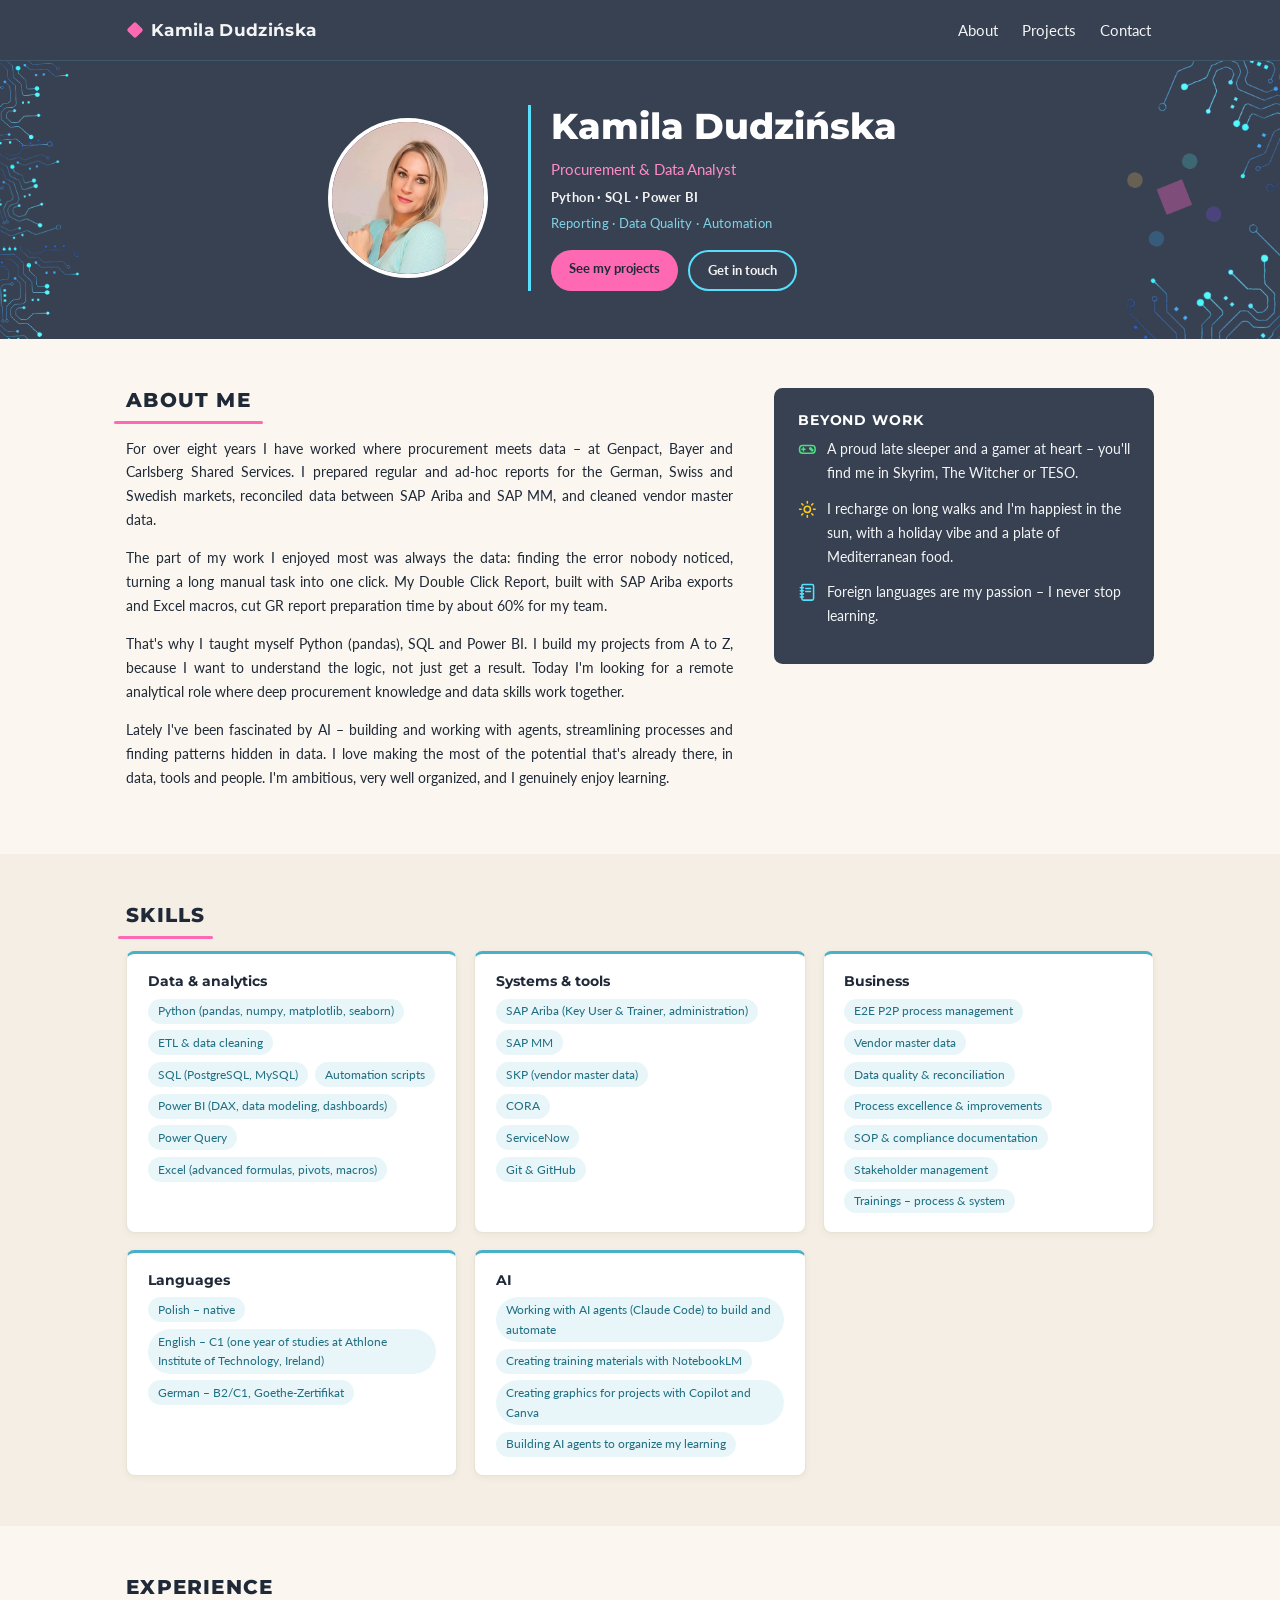
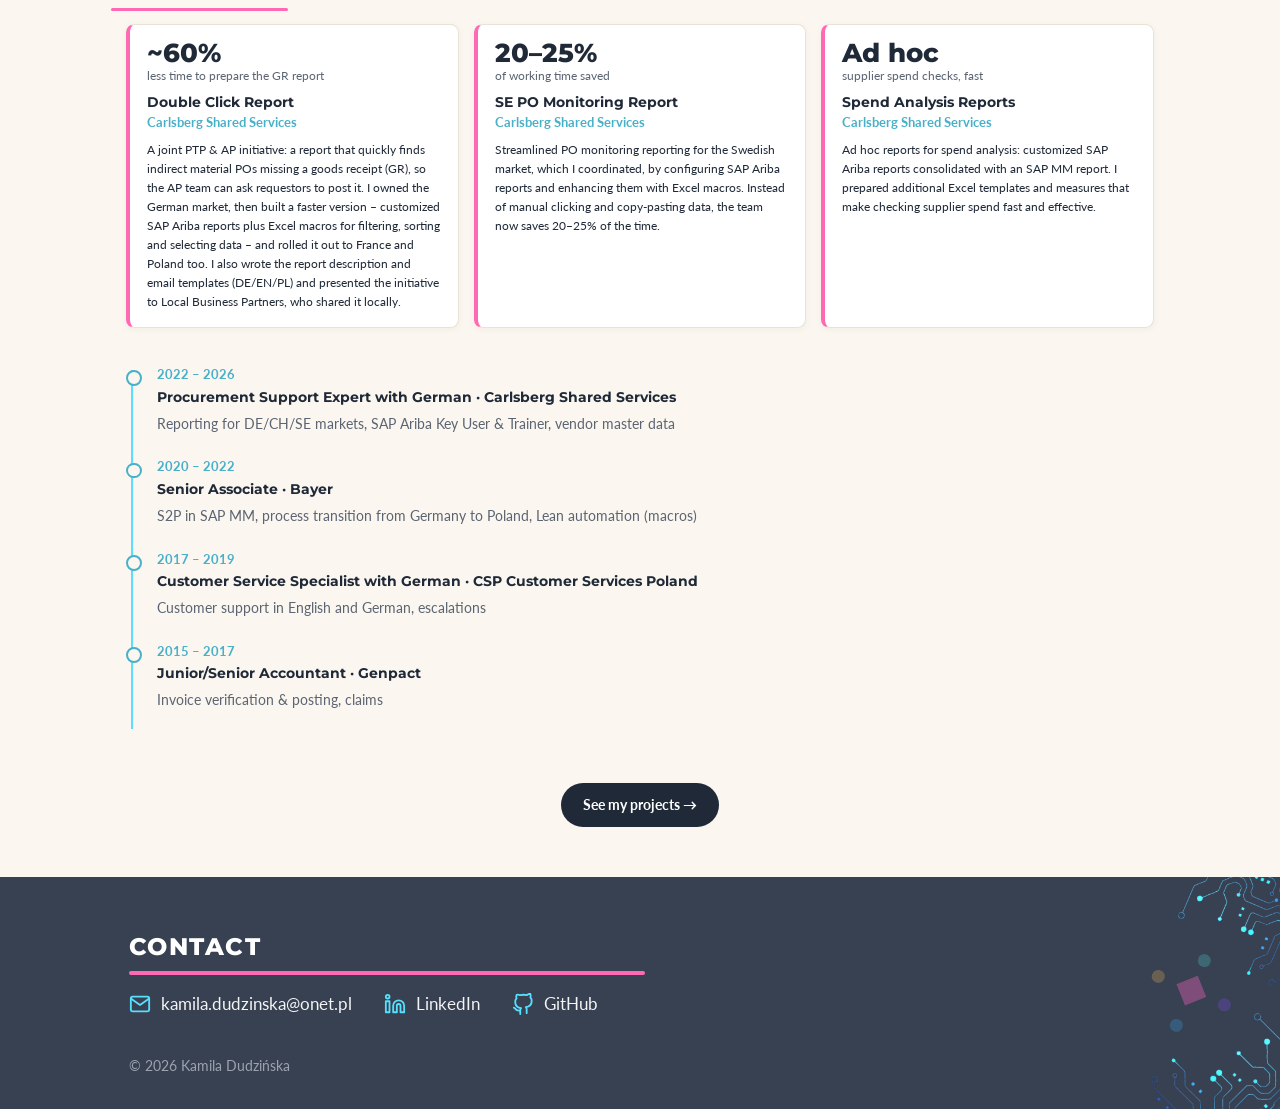
<file: index.html>
<!DOCTYPE html>
<html lang="en">
<head>
  <meta charset="UTF-8">
  <meta name="viewport" content="width=device-width, initial-scale=1">
  <title>Kamila Dudzińska – Procurement & Data Analyst</title>
  <meta name="description" content="Kamila Dudzińska – Procurement & Data Analyst. Python, SQL, Power BI and 8+ years in procurement (SAP Ariba, SAP MM).">
  <link rel="icon" href="img/favicon.svg" type="image/svg+xml">
  <link rel="preconnect" href="https://fonts.googleapis.com">
  <link rel="preconnect" href="https://fonts.gstatic.com" crossorigin>
  <link href="https://fonts.googleapis.com/css2?family=Lato:wght@400;700&family=Montserrat:wght@700;800&display=swap" rel="stylesheet">
  <link rel="stylesheet" href="css/style.css">
</head>
<body class="home">

  <!-- ===== Pasek nawigacji ===== -->
  <nav class="nav">
    <div class="container">
      <a class="nav-brand" href="index.html"><span class="diamond"></span><span class="full">Kamila Dudzińska</span></a>
      <ul class="nav-links">
        <li><a href="#about">About</a></li>
        <li><a href="projects.html">Projects</a></li>
        <li><a href="#contact">Contact</a></li>
      </ul>
    </div>
  </nav>

  <!-- ===== Hero – w stylu banera z LinkedIna ===== -->
  <header class="hero">
    <div class="container hero-inner">
      <!-- Zdjęcie: wystarczy wgrać plik img/zdjecie.jpg – inicjały KD znikną same -->
      <div class="photo" aria-hidden="true">
        KD
        <img src="img/zdjecie.jpg" alt="" onerror="this.remove()">
      </div>
      <div class="hero-text">
        <h1>Kamila Dudzińska</h1>
        <p class="hero-subtitle">Procurement &amp; Data Analyst</p>
        <p class="hero-tools">Python · SQL · Power BI</p>
        <!-- Trzecia linia – jak na banerze LinkedIn -->
        <p class="hero-focus">Reporting · Data Quality · Automation</p>
        <div class="hero-buttons">
          <a class="btn btn-primary" href="projects.html">See my projects</a>
          <a class="btn btn-outline" href="#contact">Get in touch</a>
        </div>
      </div>
    </div>
  </header>

  <main>

    <!-- ===== O mnie ===== -->
    <section id="about">
      <div class="container about-grid">
        <div class="about-text">
          <h2>About me</h2>

          <!-- O mnie – akapit 1 -->
          <p>For over eight years I have worked where procurement meets data – at Genpact, Bayer and Carlsberg Shared Services. I prepared regular and ad-hoc reports for the German, Swiss and Swedish markets, reconciled data between SAP Ariba and SAP MM, and cleaned vendor master data.</p>

          <!-- O mnie – akapit 2 -->
          <p>The part of my work I enjoyed most was always the data: finding the error nobody noticed, turning a long manual task into one click. My Double Click Report, built with SAP Ariba exports and Excel macros, cut GR report preparation time by about 60% for my team.</p>

          <!-- O mnie – akapit 3 -->
          <p>That's why I taught myself Python (pandas), SQL and Power BI. I build my projects from A to Z, because I want to understand the logic, not just get a result. Today I'm looking for a remote analytical role where deep procurement knowledge and data skills work together.</p>

          <!-- O mnie – akapit 4 -->
          <p>Lately I've been fascinated by AI – building and working with agents, streamlining processes and finding patterns hidden in data. I love making the most of the potential that's already there, in data, tools and people. I'm ambitious, very well organized, and I genuinely enjoy learning.</p>
        </div>

        <!-- O mnie – blok „Po godzinach” (ice breakers) -->
        <aside class="beyond">
          <h3>Beyond work</h3>
          <ul>
            <li>
              <svg class="icon-green" viewBox="0 0 24 24" fill="none" stroke-width="2" stroke-linecap="round" stroke-linejoin="round"><rect x="2" y="7" width="20" height="10" rx="4"/><path d="M7 10v4M5 12h4"/><circle cx="16" cy="11" r="1"/><circle cx="18" cy="13" r="1"/></svg>
              <span>A proud late sleeper and a gamer at heart – you'll find me in Skyrim, The Witcher or TESO.</span>
            </li>
            <li>
              <svg class="icon-yellow" viewBox="0 0 24 24" fill="none" stroke-width="2" stroke-linecap="round" stroke-linejoin="round"><circle cx="12" cy="12" r="4"/><path d="M12 2v2M12 20v2M4.9 4.9l1.4 1.4M17.7 17.7l1.4 1.4M2 12h2M20 12h2M4.9 19.1l1.4-1.4M17.7 6.3l1.4-1.4"/></svg>
              <span>I recharge on long walks and I'm happiest in the sun, with a holiday vibe and a plate of Mediterranean food.</span>
            </li>
            <li>
              <!-- ikonka zeszytu -->
              <svg viewBox="0 0 24 24" fill="none" stroke-width="2" stroke-linecap="round" stroke-linejoin="round"><rect x="5" y="2" width="15" height="20" rx="2"/><path d="M3 6h4M3 10h4M3 14h4M3 18h4M10 7h6M10 11h6"/></svg>
              <span>Foreign languages are my passion – I never stop learning.</span>
            </li>
          </ul>
        </aside>
      </div>
    </section>

    <!-- ===== Umiejętności ===== -->
    <section id="skills" class="section-alt">
      <div class="container">
        <h2>Skills</h2>
        <div class="skills-grid">

          <div class="skill-card">
            <h3>Data &amp; analytics</h3>
            <ul class="tags">
              <li class="tag">Python (pandas, numpy, matplotlib, seaborn)</li>
              <li class="tag">ETL &amp; data cleaning</li>
              <li class="tag">SQL (PostgreSQL, MySQL)</li>
              <li class="tag">Automation scripts</li>
              <li class="tag">Power BI (DAX, data modeling, dashboards)</li>
              <li class="tag">Power Query</li>
              <li class="tag">Excel (advanced formulas, pivots, macros)</li>
            </ul>
          </div>

          <div class="skill-card">
            <h3>Systems &amp; tools</h3>
            <!-- po jednym narzędziu w linii -->
            <ul class="tags tags-stack">
              <li class="tag">SAP Ariba (Key User &amp; Trainer, administration)</li>
              <li class="tag">SAP MM</li>
              <li class="tag">SKP (vendor master data)</li>
              <li class="tag">CORA</li>
              <li class="tag">ServiceNow</li>
              <li class="tag">Git &amp; GitHub</li>
            </ul>
          </div>

          <div class="skill-card">
            <h3>Business</h3>
            <ul class="tags">
              <li class="tag">E2E P2P process management</li>
              <li class="tag">Vendor master data</li>
              <li class="tag">Data quality &amp; reconciliation</li>
              <li class="tag">Process excellence &amp; improvements</li>
              <li class="tag">SOP &amp; compliance documentation</li>
              <li class="tag">Stakeholder management</li>
              <li class="tag">Trainings – process &amp; system</li>
            </ul>
          </div>

          <!-- Dolny rząd: Languages i AI -->
          <div class="skill-card">
            <h3>Languages</h3>
            <ul class="tags">
              <li class="tag">Polish – native</li>
              <li class="tag">English – C1 (one year of studies at Athlone Institute of Technology, Ireland)</li>
              <li class="tag">German – B2/C1, Goethe-Zertifikat</li>
            </ul>
          </div>

          <div class="skill-card">
            <h3>AI</h3>
            <ul class="tags">
              <li class="tag">Working with AI agents (Claude Code) to build and automate</li>
              <li class="tag">Creating training materials with NotebookLM</li>
              <li class="tag">Creating graphics for projects with Copilot and Canva</li>
              <li class="tag">Building AI agents to organize my learning</li>
            </ul>
          </div>

        </div>
      </div>
    </section>

    <!-- ===== Doświadczenie ===== -->
    <section id="experience">
      <div class="container">
        <h2>Experience</h2>

        <!-- Dwa wyróżnione osiągnięcia -->
        <div class="highlights">
          <article class="highlight">
            <div class="highlight-number">~60%</div>
            <div class="highlight-label">less time to prepare the GR report</div>
            <h3>Double Click Report</h3>
            <p class="company">Carlsberg Shared Services</p>
            <p>A joint PTP &amp; AP initiative: a report that quickly finds indirect material POs missing a goods receipt (GR), so the AP team can ask requestors to post it. I owned the German market, then built a faster version – customized SAP Ariba reports plus Excel macros for filtering, sorting and selecting data – and rolled it out to France and Poland too. I also wrote the report description and email templates (DE/EN/PL) and presented the initiative to Local Business Partners, who shared it locally.</p>
          </article>

          <article class="highlight">
            <div class="highlight-number">20–25%</div>
            <div class="highlight-label">of working time saved</div>
            <h3>SE PO Monitoring Report</h3>
            <p class="company">Carlsberg Shared Services</p>
            <p>Streamlined PO monitoring reporting for the Swedish market, which I coordinated, by configuring SAP Ariba reports and enhancing them with Excel macros. Instead of manual clicking and copy-pasting data, the team now saves 20–25% of the time.</p>
          </article>

          <!-- Osiągnięcie 3 -->
          <article class="highlight">
            <div class="highlight-number">Ad hoc</div>
            <div class="highlight-label">supplier spend checks, fast</div>
            <h3>Spend Analysis Reports</h3>
            <p class="company">Carlsberg Shared Services</p>
            <p>Ad hoc reports for spend analysis: customized SAP Ariba reports consolidated with an SAP MM report. I prepared additional Excel templates and measures that make checking supplier spend fast and effective.</p>
          </article>
        </div>

        <!-- Oś czasu stanowisk -->
        <ol class="timeline">
          <li>
            <div class="years">2022 – 2026</div>
            <div class="role">Procurement Support Expert with German · Carlsberg Shared Services</div>
            <p class="desc">Reporting for DE/CH/SE markets, SAP Ariba Key User &amp; Trainer, vendor master data</p>
          </li>
          <li>
            <div class="years">2020 – 2022</div>
            <div class="role">Senior Associate · Bayer</div>
            <p class="desc">S2P in SAP MM, process transition from Germany to Poland, Lean automation (macros)</p>
          </li>
          <li>
            <div class="years">2017 – 2019</div>
            <div class="role">Customer Service Specialist with German · CSP Customer Services Poland</div>
            <p class="desc">Customer support in English and German, escalations</p>
          </li>
          <li>
            <div class="years">2015 – 2017</div>
            <div class="role">Junior/Senior Accountant · Genpact</div>
            <p class="desc">Invoice verification &amp; posting, claims</p>
          </li>
        </ol>
      </div>
    </section>

    <!-- ===== Przycisk do projektów ===== -->
    <section class="cta">
      <div class="container">
        <a class="btn btn-dark" href="projects.html">See my projects →</a>
      </div>
    </section>

  </main>

  <!-- ===== Stopka / kontakt ===== -->
  <footer class="footer" id="contact">
    <div class="container">
      <div class="contact-wrap">
      <h2>Contact</h2>
      <ul class="contact-links">
        <li><a href="mailto:kamila.dudzinska@onet.pl">
          <svg viewBox="0 0 24 24" fill="none" stroke-width="2" stroke-linecap="round" stroke-linejoin="round"><rect x="2" y="4" width="20" height="16" rx="2"/><path d="m22 6-10 7L2 6"/></svg>
          kamila.dudzinska@onet.pl</a></li>
        <li><a href="https://www.linkedin.com/in/kamila-dudzi%C5%84ska-856bb31b8/" target="_blank" rel="noopener">
          <svg viewBox="0 0 24 24" fill="none" stroke-width="2" stroke-linecap="round" stroke-linejoin="round"><path d="M16 8a6 6 0 0 1 6 6v7h-4v-7a2 2 0 0 0-4 0v7h-4v-7a6 6 0 0 1 6-6z"/><rect x="2" y="9" width="4" height="12"/><circle cx="4" cy="4" r="2"/></svg>
          LinkedIn</a></li>
        <li><a href="https://github.com/kamila-dudzinska" target="_blank" rel="noopener">
          <svg viewBox="0 0 24 24" fill="none" stroke-width="2" stroke-linecap="round" stroke-linejoin="round"><path d="M9 19c-5 1.5-5-2.5-7-3m14 6v-3.9a3.4 3.4 0 0 0-.9-2.6c3.1-.4 6.4-1.5 6.4-7a5.4 5.4 0 0 0-1.5-3.8 5 5 0 0 0-.1-3.8s-1.2-.4-3.9 1.5a13.4 13.4 0 0 0-7 0C6.3 1.6 5.1 2 5.1 2a5 5 0 0 0-.1 3.8A5.4 5.4 0 0 0 3.5 9.6c0 5.4 3.3 6.6 6.4 7a3.4 3.4 0 0 0-.9 2.6V23"/></svg>
          GitHub</a></li>
      </ul>
      </div>
      <p class="copyright">© 2026 Kamila Dudzińska</p>
    </div>
  </footer>

</body>
</html>
</file>
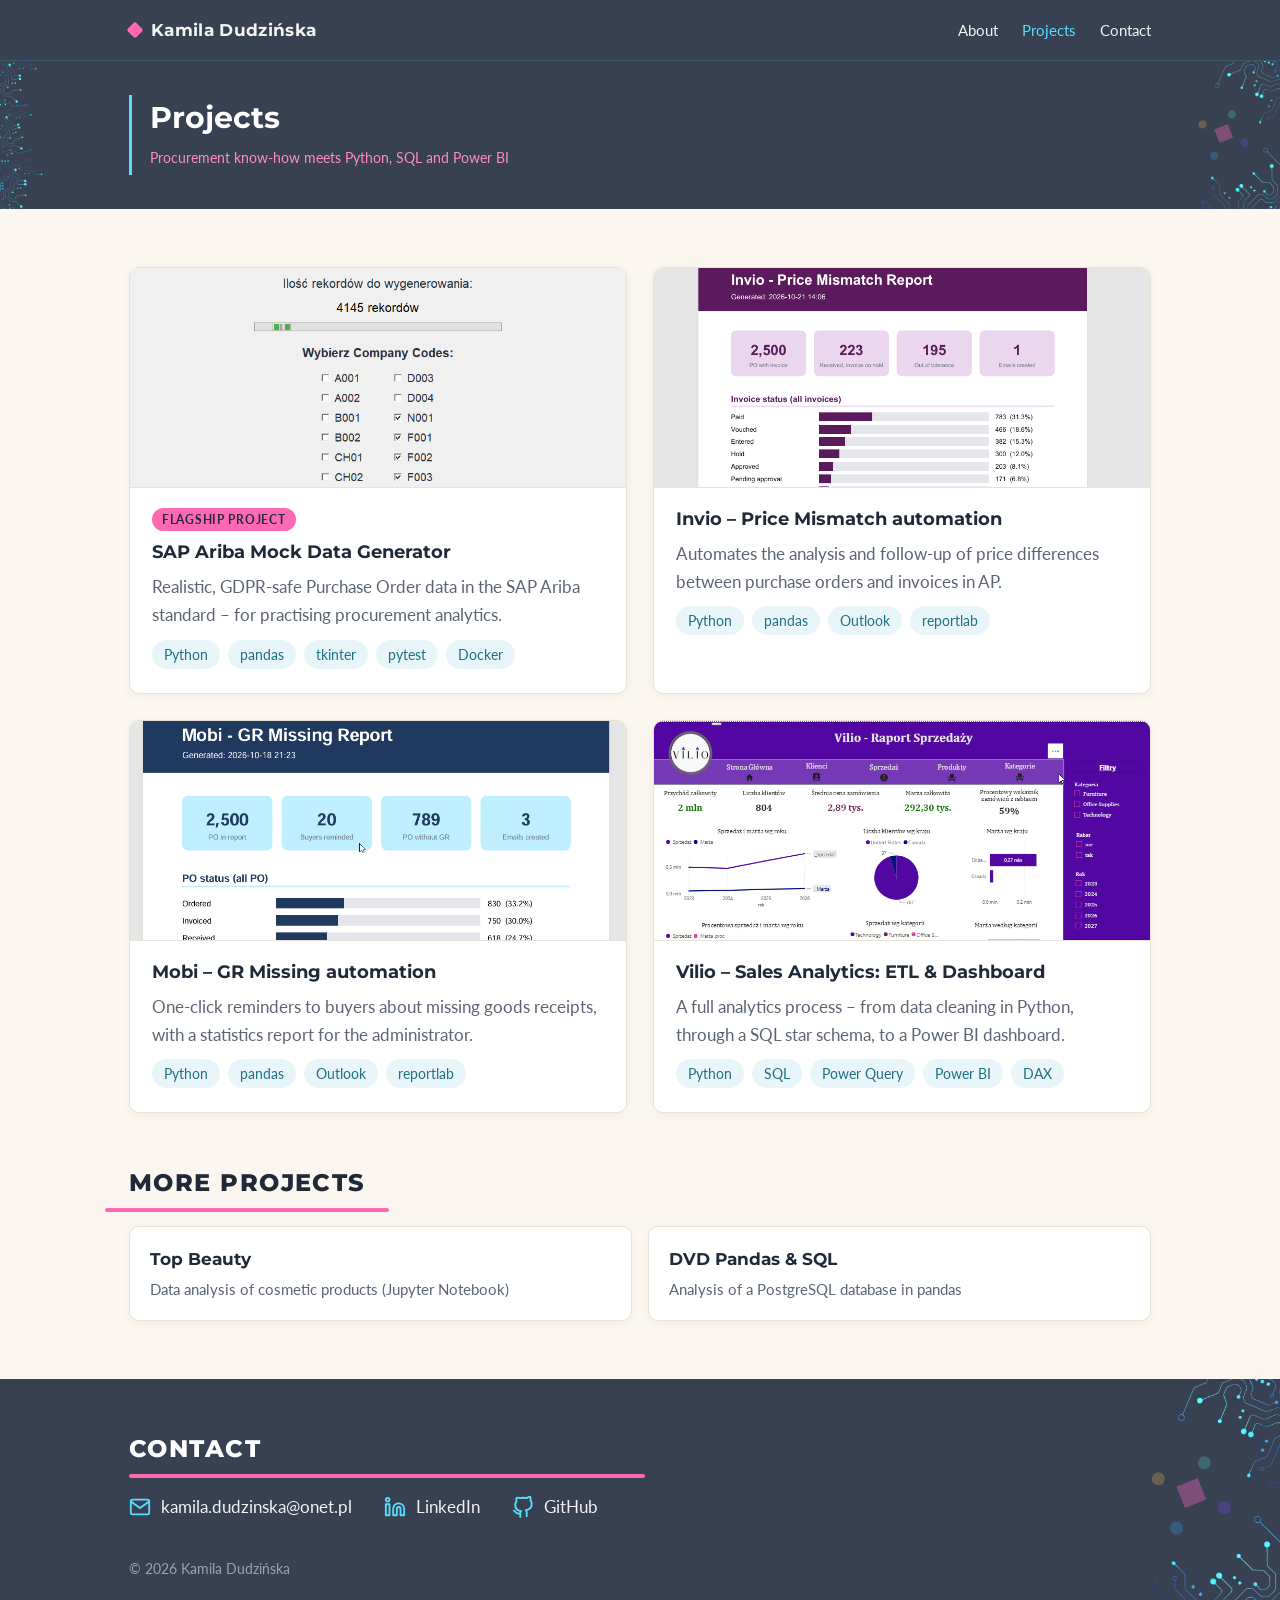
<file: projects.html>
<!DOCTYPE html>
<html lang="en">
<head>
  <meta charset="UTF-8">
  <meta name="viewport" content="width=device-width, initial-scale=1">
  <title>Projects – Kamila Dudzińska</title>
  <meta name="description" content="Data and automation projects by Kamila Dudzińska – Python, SQL, Power BI and SAP Ariba.">
  <link rel="icon" href="img/favicon.svg" type="image/svg+xml">
  <link rel="preconnect" href="https://fonts.googleapis.com">
  <link rel="preconnect" href="https://fonts.gstatic.com" crossorigin>
  <link href="https://fonts.googleapis.com/css2?family=Lato:wght@400;700&family=Montserrat:wght@700;800&display=swap" rel="stylesheet">
  <link rel="stylesheet" href="css/style.css">
</head>
<body>

  <!-- ===== Pasek nawigacji ===== -->
  <nav class="nav">
    <div class="container">
      <a class="nav-brand" href="index.html"><span class="diamond"></span><span class="full">Kamila Dudzińska</span></a>
      <ul class="nav-links">
        <li><a href="index.html#about">About</a></li>
        <li><a href="projects.html" aria-current="page">Projects</a></li>
        <li><a href="#contact">Contact</a></li>
      </ul>
    </div>
  </nav>

  <header class="page-header">
    <div class="container">
      <!-- Tytuł z błękitną linią po lewej -->
      <div class="page-title">
        <h1>Projects</h1>
        <p>Procurement know-how meets Python, SQL and Power BI</p>
      </div>
    </div>
  </header>

  <main>
    <section>
      <div class="container">
        <div class="project-grid">
        <!-- Projekt: SAP Ariba Mock Data Generator -->
        <a class="project-card" href="projects/sap-ariba-mock-data-generator.html">
          <img src="img/projects/sap-ariba/thumb.png" alt="" loading="lazy">
          <div class="body">
            <span class="badge">Flagship project</span>
            <h3>SAP Ariba Mock Data Generator</h3>
            <p>Realistic, GDPR-safe Purchase Order data in the SAP Ariba standard – for practising procurement analytics.</p>
            <ul class="tags"><li class="tag">Python</li><li class="tag">pandas</li><li class="tag">tkinter</li><li class="tag">pytest</li><li class="tag">Docker</li></ul>
          </div>
        </a>
        <!-- Projekt: Invio – Price Mismatch automation -->
        <a class="project-card" href="projects/invio.html">
          <img src="img/projects/invio/report_invio.png" alt="" loading="lazy">
          <div class="body">
            <h3>Invio – Price Mismatch automation</h3>
            <p>Automates the analysis and follow-up of price differences between purchase orders and invoices in AP.</p>
            <ul class="tags"><li class="tag">Python</li><li class="tag">pandas</li><li class="tag">Outlook</li><li class="tag">reportlab</li></ul>
          </div>
        </a>
        <!-- Projekt: Mobi – GR Missing automation -->
        <a class="project-card" href="projects/mobi.html">
          <img src="img/projects/mobi/report_admin.png" alt="" loading="lazy">
          <div class="body">
            <h3>Mobi – GR Missing automation</h3>
            <p>One-click reminders to buyers about missing goods receipts, with a statistics report for the administrator.</p>
            <ul class="tags"><li class="tag">Python</li><li class="tag">pandas</li><li class="tag">Outlook</li><li class="tag">reportlab</li></ul>
          </div>
        </a>
        <!-- Projekt: Vilio – Sales Analytics: ETL & Dashboard -->
        <a class="project-card" href="projects/vilio.html">
          <img src="img/projects/vilio/main_page.png" alt="" loading="lazy">
          <div class="body">
            <h3>Vilio – Sales Analytics: ETL &amp; Dashboard</h3>
            <p>A full analytics process – from data cleaning in Python, through a SQL star schema, to a Power BI dashboard.</p>
            <ul class="tags"><li class="tag">Python</li><li class="tag">SQL</li><li class="tag">Power Query</li><li class="tag">Power BI</li><li class="tag">DAX</li></ul>
          </div>
        </a>
        </div>

        <!-- Inne projekty – same kafelki z linkiem do GitHuba -->
        <div class="more-projects">
          <h2>More projects</h2>
          <div class="small-grid">
            <a class="small-card" href="https://github.com/kamila-dudzinska/Top_Beauty" target="_blank" rel="noopener">
              <strong>Top Beauty</strong>
              <p>Data analysis of cosmetic products (Jupyter Notebook)</p>
            </a>
            <a class="small-card" href="https://github.com/kamila-dudzinska/DVD_Pandas_-_SQL" target="_blank" rel="noopener">
              <strong>DVD Pandas &amp; SQL</strong>
              <p>Analysis of a PostgreSQL database in pandas</p>
            </a>
          </div>
        </div>
      </div>
    </section>
  </main>


  <!-- ===== Stopka / kontakt ===== -->
  <footer class="footer" id="contact">
    <div class="container">
      <div class="contact-wrap">
      <h2>Contact</h2>
      <ul class="contact-links">
        <li><a href="mailto:kamila.dudzinska@onet.pl">
          <svg viewBox="0 0 24 24" fill="none" stroke-width="2" stroke-linecap="round" stroke-linejoin="round"><rect x="2" y="4" width="20" height="16" rx="2"/><path d="m22 6-10 7L2 6"/></svg>
          kamila.dudzinska@onet.pl</a></li>
        <li><a href="https://www.linkedin.com/in/kamila-dudzi%C5%84ska-856bb31b8/" target="_blank" rel="noopener">
          <svg viewBox="0 0 24 24" fill="none" stroke-width="2" stroke-linecap="round" stroke-linejoin="round"><path d="M16 8a6 6 0 0 1 6 6v7h-4v-7a2 2 0 0 0-4 0v7h-4v-7a6 6 0 0 1 6-6z"/><rect x="2" y="9" width="4" height="12"/><circle cx="4" cy="4" r="2"/></svg>
          LinkedIn</a></li>
        <li><a href="https://github.com/kamila-dudzinska" target="_blank" rel="noopener">
          <svg viewBox="0 0 24 24" fill="none" stroke-width="2" stroke-linecap="round" stroke-linejoin="round"><path d="M9 19c-5 1.5-5-2.5-7-3m14 6v-3.9a3.4 3.4 0 0 0-.9-2.6c3.1-.4 6.4-1.5 6.4-7a5.4 5.4 0 0 0-1.5-3.8 5 5 0 0 0-.1-3.8s-1.2-.4-3.9 1.5a13.4 13.4 0 0 0-7 0C6.3 1.6 5.1 2 5.1 2a5 5 0 0 0-.1 3.8A5.4 5.4 0 0 0 3.5 9.6c0 5.4 3.3 6.6 6.4 7a3.4 3.4 0 0 0-.9 2.6V23"/></svg>
          GitHub</a></li>
      </ul>
      </div>
      <p class="copyright">© 2026 Kamila Dudzińska</p>
    </div>
  </footer>

</body>
</html>
</file>
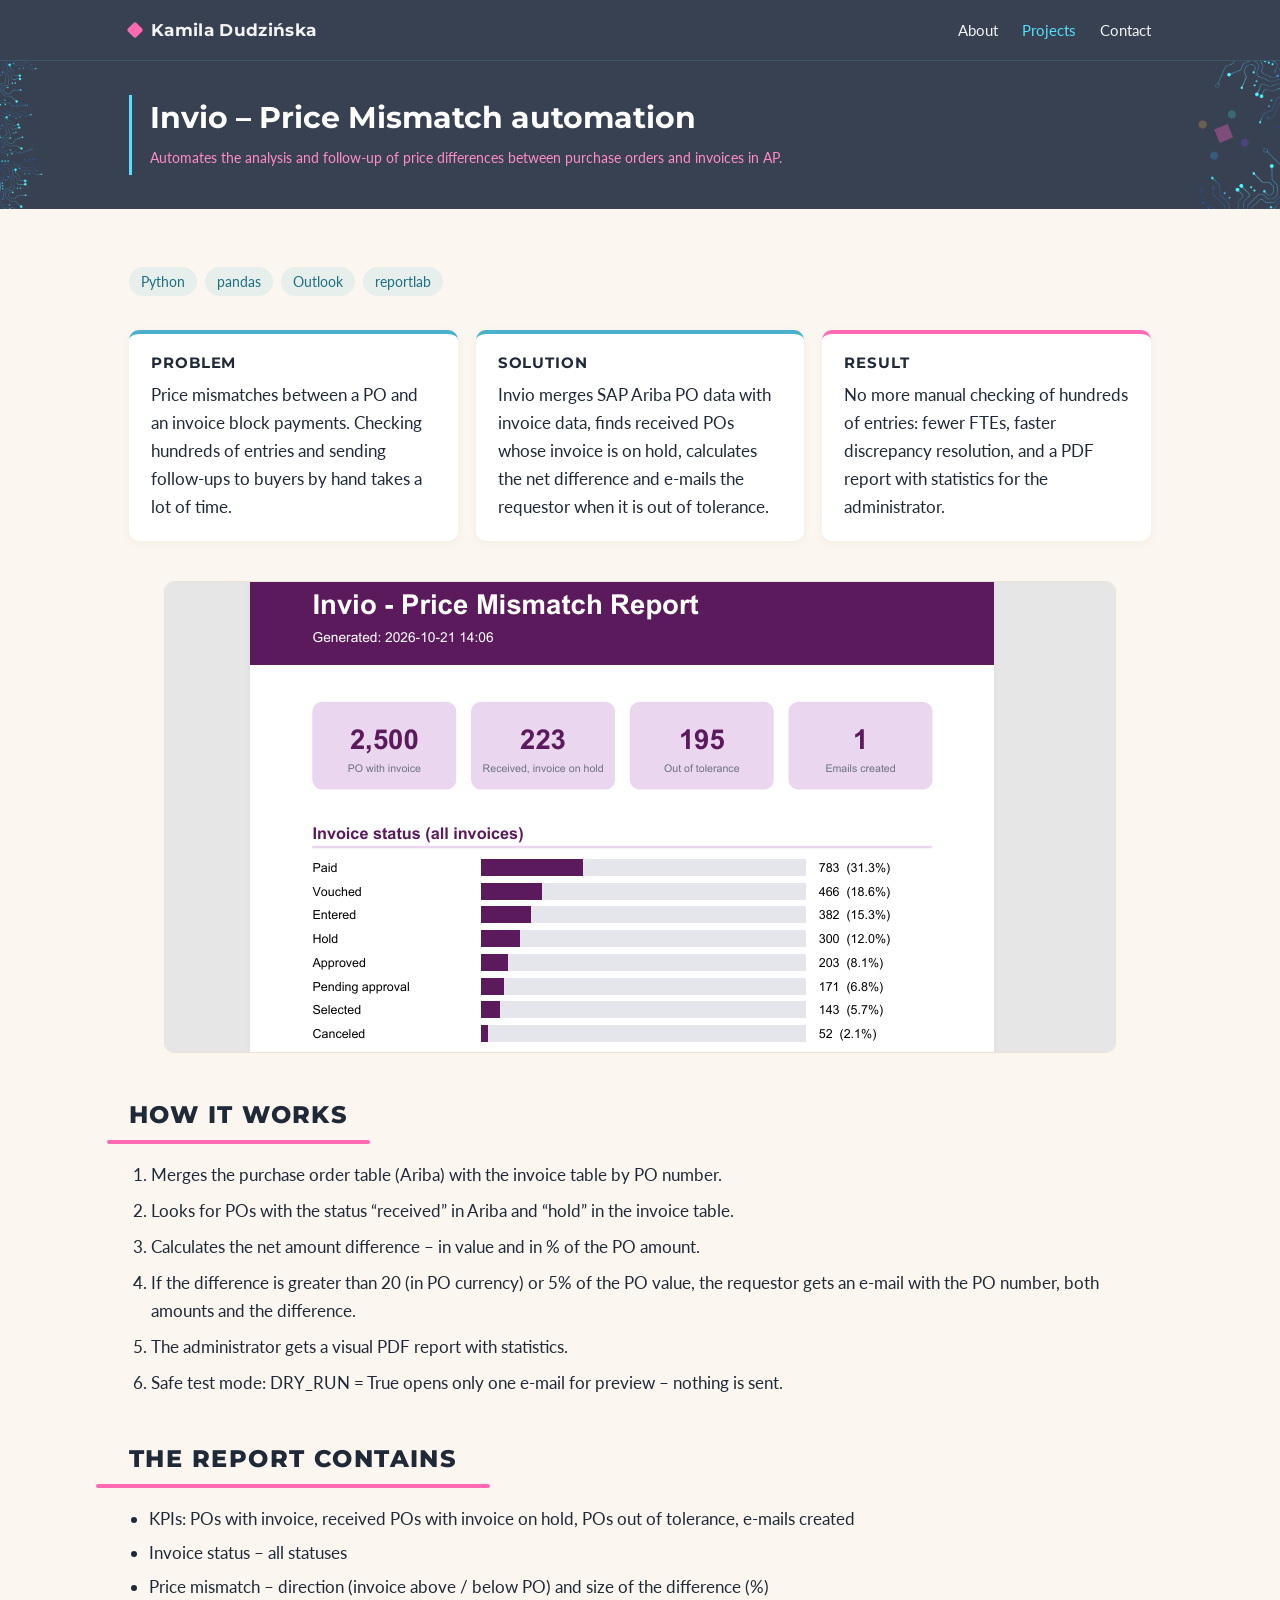
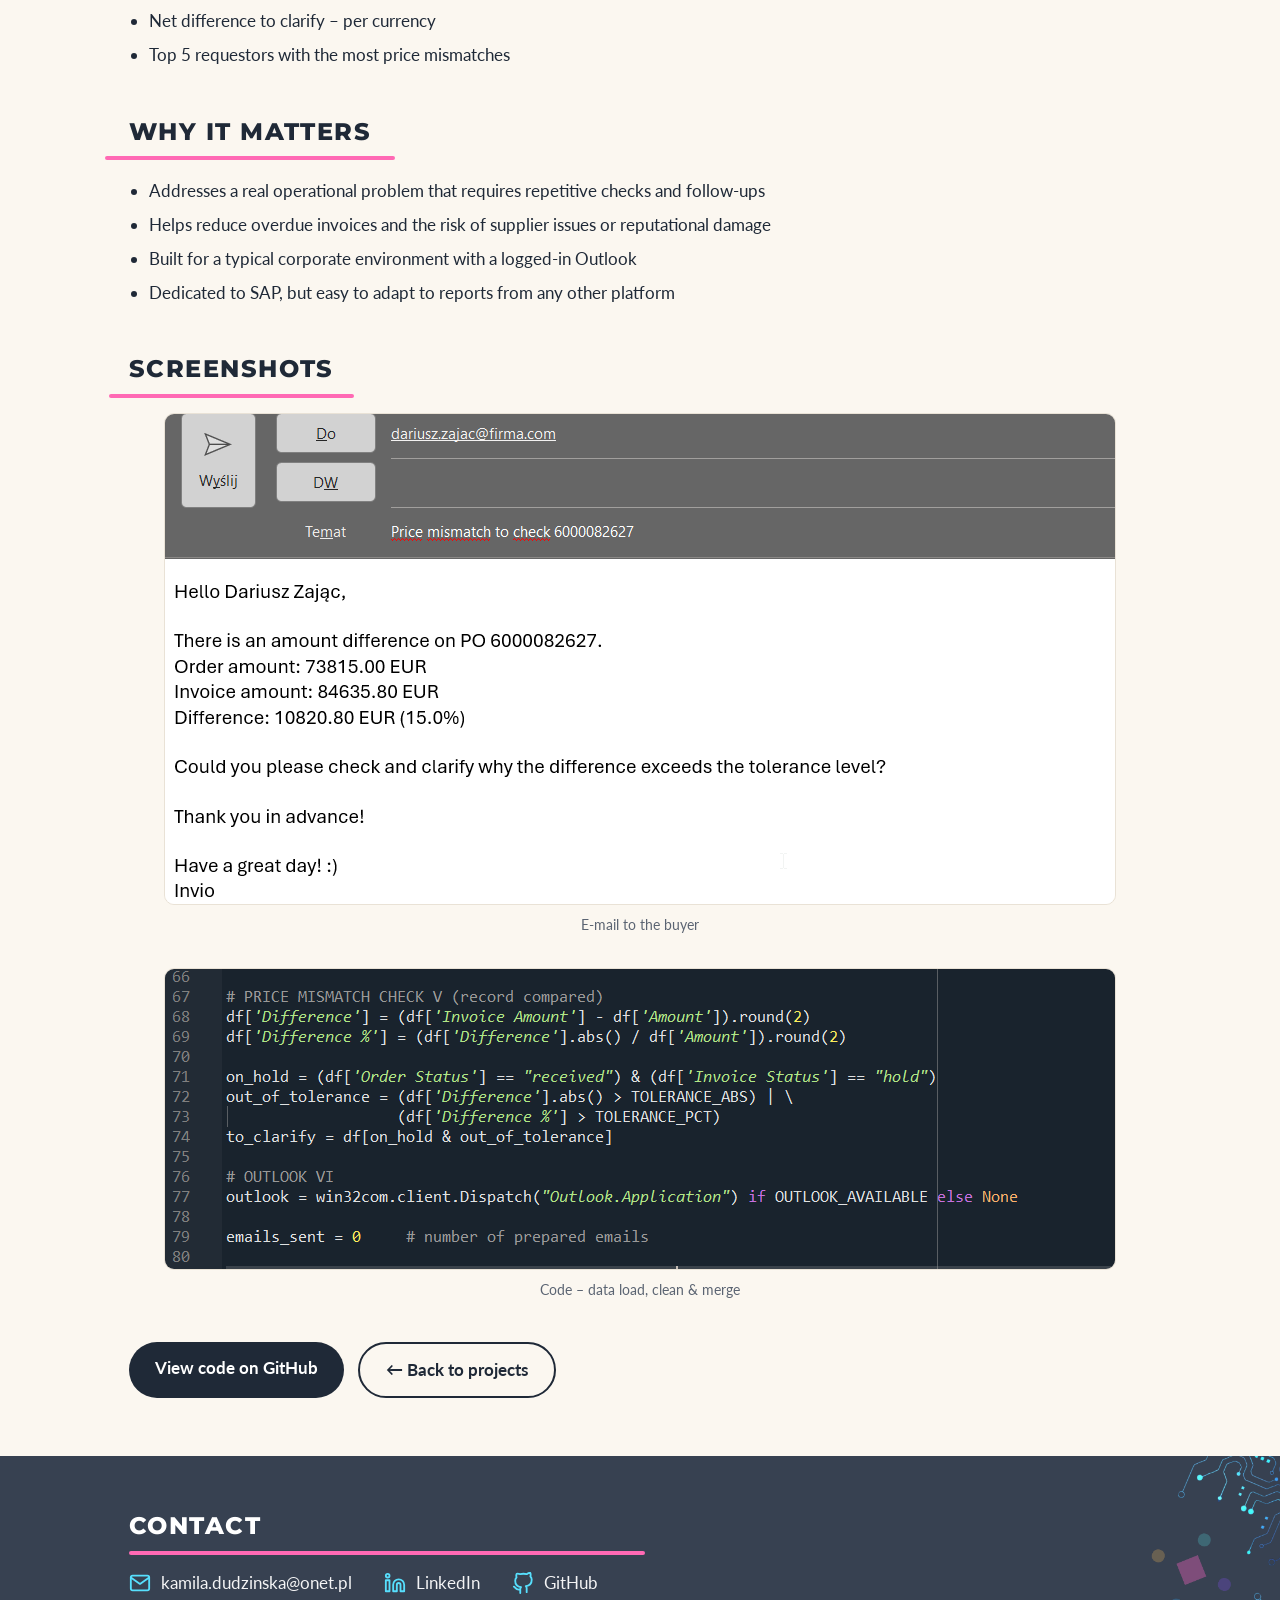
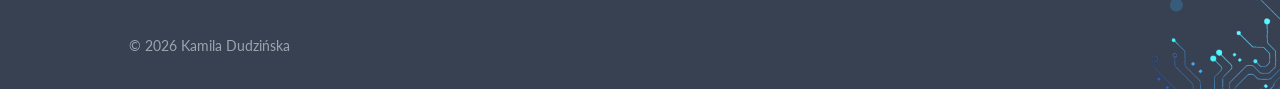
<file: projects/invio.html>
<!DOCTYPE html>
<html lang="en">
<head>
  <meta charset="UTF-8">
  <meta name="viewport" content="width=device-width, initial-scale=1">
  <title>Invio – Price Mismatch automation – Kamila Dudzińska</title>
  <meta name="description" content="Automates the analysis and follow-up of price differences between purchase orders and invoices in AP.">
  <link rel="icon" href="../img/favicon.svg" type="image/svg+xml">
  <link rel="preconnect" href="https://fonts.googleapis.com">
  <link rel="preconnect" href="https://fonts.gstatic.com" crossorigin>
  <link href="https://fonts.googleapis.com/css2?family=Lato:wght@400;700&family=Montserrat:wght@700;800&display=swap" rel="stylesheet">
  <link rel="stylesheet" href="../css/style.css">
</head>
<body>

  <!-- ===== Pasek nawigacji ===== -->
  <nav class="nav">
    <div class="container">
      <a class="nav-brand" href="../index.html"><span class="diamond"></span><span class="full">Kamila Dudzińska</span></a>
      <ul class="nav-links">
        <li><a href="../index.html#about">About</a></li>
        <li><a href="../projects.html" aria-current="page">Projects</a></li>
        <li><a href="#contact">Contact</a></li>
      </ul>
    </div>
  </nav>

  <header class="page-header">
    <div class="container">
      <!-- Tytuł z błękitną linią po lewej -->
      <div class="page-title">
        <h1>Invio – Price Mismatch automation</h1>
        <p>Automates the analysis and follow-up of price differences between purchase orders and invoices in AP.</p>
      </div>
    </div>
  </header>

  <main>
    <section>
      <div class="container project-body">
        <ul class="tags project-tags">
            <li class="tag">Python</li>
            <li class="tag">pandas</li>
            <li class="tag">Outlook</li>
            <li class="tag">reportlab</li>
        </ul>

        <!-- Podsumowanie: problem → rozwiązanie → efekt -->
        <div class="summary">
          <div><h3>Problem</h3><p>Price mismatches between a PO and an invoice block payments. Checking hundreds of entries and sending follow-ups to buyers by hand takes a lot of time.</p></div>
          <div><h3>Solution</h3><p>Invio merges SAP Ariba PO data with invoice data, finds received POs whose invoice is on hold, calculates the net difference and e-mails the requestor when it is out of tolerance.</p></div>
          <div><h3>Result</h3><p>No more manual checking of hundreds of entries: fewer FTEs, faster discrepancy resolution, and a PDF report with statistics for the administrator.</p></div>
        </div>

        <img class="shot" src="../img/projects/invio/report_invio.png" alt="Invio – Price Mismatch Report">

          <h2>How it works</h2>
          <ol>
            <li>Merges the purchase order table (Ariba) with the invoice table by PO number.</li>
            <li>Looks for POs with the status “received” in Ariba and “hold” in the invoice table.</li>
            <li>Calculates the net amount difference – in value and in % of the PO amount.</li>
            <li>If the difference is greater than 20 (in PO currency) or 5% of the PO value, the requestor gets an e-mail with the PO number, both amounts and the difference.</li>
            <li>The administrator gets a visual PDF report with statistics.</li>
            <li>Safe test mode: DRY_RUN = True opens only one e-mail for preview – nothing is sent.</li>
          </ol>

          <h2>The report contains</h2>
          <ul>
            <li>KPIs: POs with invoice, received POs with invoice on hold, POs out of tolerance, e-mails created</li>
            <li>Invoice status – all statuses</li>
            <li>Price mismatch – direction (invoice above / below PO) and size of the difference (%)</li>
            <li>Net difference to clarify – per currency</li>
            <li>Top 5 requestors with the most price mismatches</li>
          </ul>

          <h2>Why it matters</h2>
          <ul>
            <li>Addresses a real operational problem that requires repetitive checks and follow-ups</li>
            <li>Helps reduce overdue invoices and the risk of supplier issues or reputational damage</li>
            <li>Built for a typical corporate environment with a logged-in Outlook</li>
            <li>Dedicated to SAP, but easy to adapt to reports from any other platform</li>
          </ul>

          <h2>Screenshots</h2>
          <figure><img class="shot" src="../img/projects/invio/email_buyer.png" alt="E-mail to the buyer" loading="lazy"><figcaption>E-mail to the buyer</figcaption></figure>
          <figure><img class="shot" src="../img/projects/invio/invio_main.png" alt="Code – data load, clean &amp; merge" loading="lazy"><figcaption>Code – data load, clean &amp; merge</figcaption></figure>


        <div class="project-actions">
          <a class="btn btn-dark" href="https://github.com/kamila-dudzinska/Invio" target="_blank" rel="noopener">View code on GitHub</a>
          <a class="btn btn-ghost" href="../projects.html">← Back to projects</a>
        </div>
      </div>
    </section>
  </main>


  <!-- ===== Stopka / kontakt ===== -->
  <footer class="footer" id="contact">
    <div class="container">
      <div class="contact-wrap">
      <h2>Contact</h2>
      <ul class="contact-links">
        <li><a href="mailto:kamila.dudzinska@onet.pl">
          <svg viewBox="0 0 24 24" fill="none" stroke-width="2" stroke-linecap="round" stroke-linejoin="round"><rect x="2" y="4" width="20" height="16" rx="2"/><path d="m22 6-10 7L2 6"/></svg>
          kamila.dudzinska@onet.pl</a></li>
        <li><a href="https://www.linkedin.com/in/kamila-dudzi%C5%84ska-856bb31b8/" target="_blank" rel="noopener">
          <svg viewBox="0 0 24 24" fill="none" stroke-width="2" stroke-linecap="round" stroke-linejoin="round"><path d="M16 8a6 6 0 0 1 6 6v7h-4v-7a2 2 0 0 0-4 0v7h-4v-7a6 6 0 0 1 6-6z"/><rect x="2" y="9" width="4" height="12"/><circle cx="4" cy="4" r="2"/></svg>
          LinkedIn</a></li>
        <li><a href="https://github.com/kamila-dudzinska" target="_blank" rel="noopener">
          <svg viewBox="0 0 24 24" fill="none" stroke-width="2" stroke-linecap="round" stroke-linejoin="round"><path d="M9 19c-5 1.5-5-2.5-7-3m14 6v-3.9a3.4 3.4 0 0 0-.9-2.6c3.1-.4 6.4-1.5 6.4-7a5.4 5.4 0 0 0-1.5-3.8 5 5 0 0 0-.1-3.8s-1.2-.4-3.9 1.5a13.4 13.4 0 0 0-7 0C6.3 1.6 5.1 2 5.1 2a5 5 0 0 0-.1 3.8A5.4 5.4 0 0 0 3.5 9.6c0 5.4 3.3 6.6 6.4 7a3.4 3.4 0 0 0-.9 2.6V23"/></svg>
          GitHub</a></li>
      </ul>
      </div>
      <p class="copyright">© 2026 Kamila Dudzińska</p>
    </div>
  </footer>

</body>
</html>
</file>
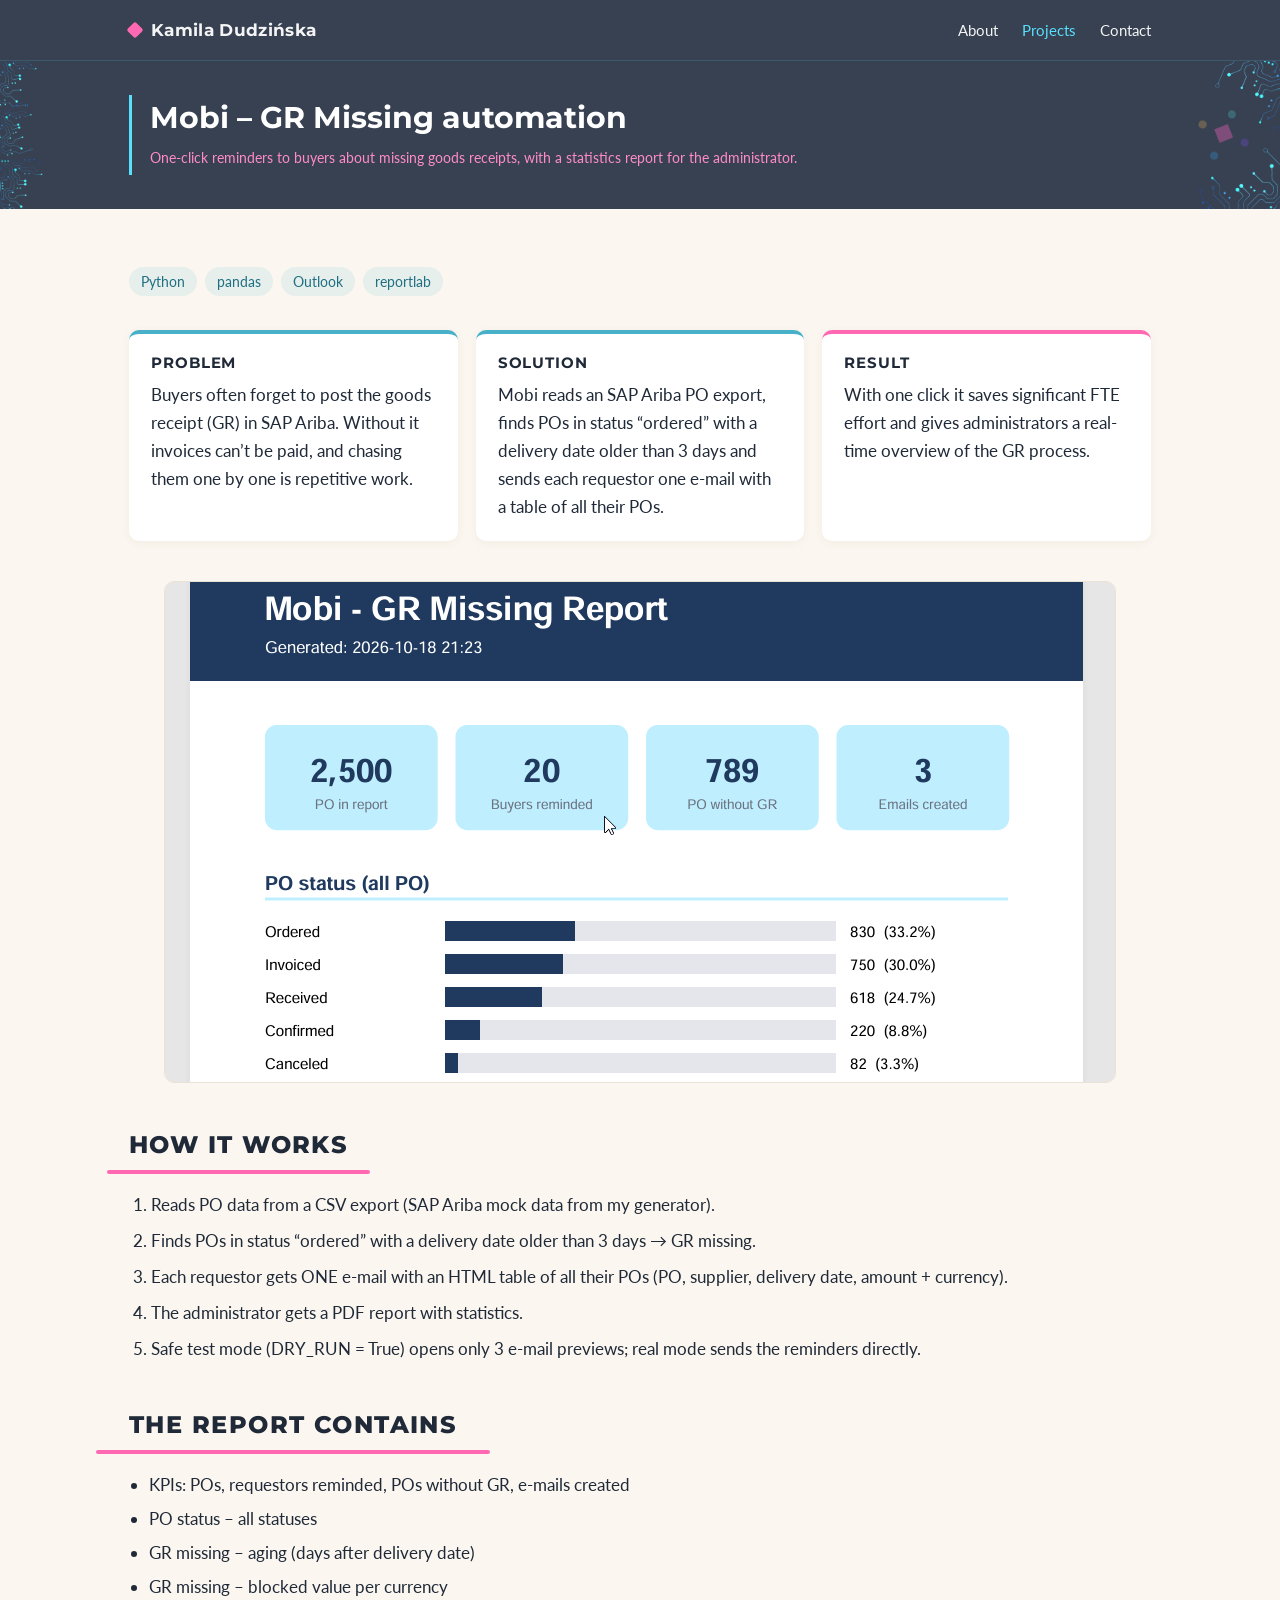
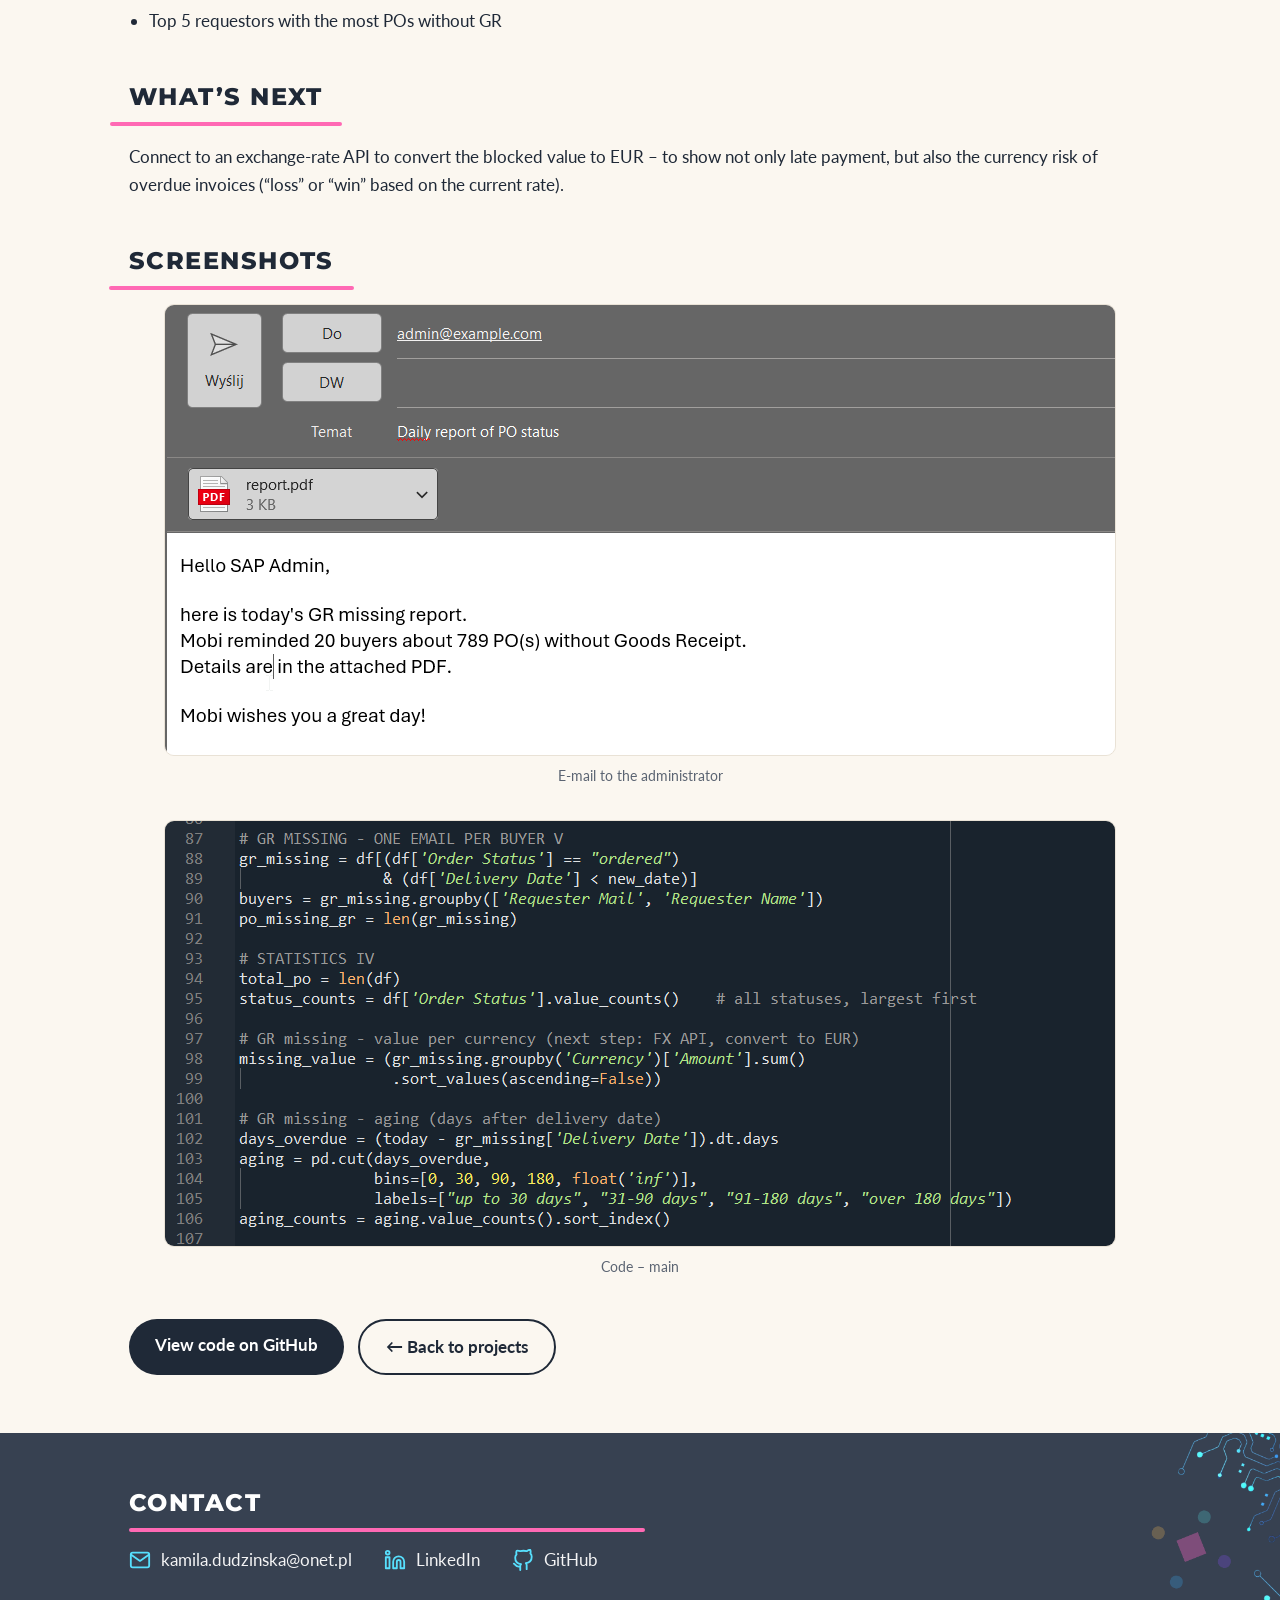
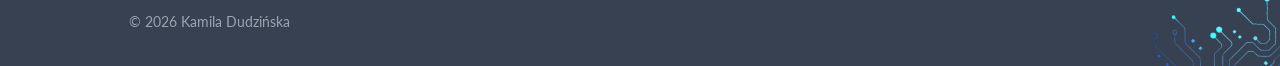
<file: projects/mobi.html>
<!DOCTYPE html>
<html lang="en">
<head>
  <meta charset="UTF-8">
  <meta name="viewport" content="width=device-width, initial-scale=1">
  <title>Mobi – GR Missing automation – Kamila Dudzińska</title>
  <meta name="description" content="One-click reminders to buyers about missing goods receipts, with a statistics report for the administrator.">
  <link rel="icon" href="../img/favicon.svg" type="image/svg+xml">
  <link rel="preconnect" href="https://fonts.googleapis.com">
  <link rel="preconnect" href="https://fonts.gstatic.com" crossorigin>
  <link href="https://fonts.googleapis.com/css2?family=Lato:wght@400;700&family=Montserrat:wght@700;800&display=swap" rel="stylesheet">
  <link rel="stylesheet" href="../css/style.css">
</head>
<body>

  <!-- ===== Pasek nawigacji ===== -->
  <nav class="nav">
    <div class="container">
      <a class="nav-brand" href="../index.html"><span class="diamond"></span><span class="full">Kamila Dudzińska</span></a>
      <ul class="nav-links">
        <li><a href="../index.html#about">About</a></li>
        <li><a href="../projects.html" aria-current="page">Projects</a></li>
        <li><a href="#contact">Contact</a></li>
      </ul>
    </div>
  </nav>

  <header class="page-header">
    <div class="container">
      <!-- Tytuł z błękitną linią po lewej -->
      <div class="page-title">
        <h1>Mobi – GR Missing automation</h1>
        <p>One-click reminders to buyers about missing goods receipts, with a statistics report for the administrator.</p>
      </div>
    </div>
  </header>

  <main>
    <section>
      <div class="container project-body">
        <ul class="tags project-tags">
            <li class="tag">Python</li>
            <li class="tag">pandas</li>
            <li class="tag">Outlook</li>
            <li class="tag">reportlab</li>
        </ul>

        <!-- Podsumowanie: problem → rozwiązanie → efekt -->
        <div class="summary">
          <div><h3>Problem</h3><p>Buyers often forget to post the goods receipt (GR) in SAP Ariba. Without it invoices can’t be paid, and chasing them one by one is repetitive work.</p></div>
          <div><h3>Solution</h3><p>Mobi reads an SAP Ariba PO export, finds POs in status “ordered” with a delivery date older than 3 days and sends each requestor one e-mail with a table of all their POs.</p></div>
          <div><h3>Result</h3><p>With one click it saves significant FTE effort and gives administrators a real-time overview of the GR process.</p></div>
        </div>

        <img class="shot" src="../img/projects/mobi/report_admin.png" alt="Mobi – GR Missing Report">

          <h2>How it works</h2>
          <ol>
            <li>Reads PO data from a CSV export (SAP Ariba mock data from my generator).</li>
            <li>Finds POs in status “ordered” with a delivery date older than 3 days → GR missing.</li>
            <li>Each requestor gets ONE e-mail with an HTML table of all their POs (PO, supplier, delivery date, amount + currency).</li>
            <li>The administrator gets a PDF report with statistics.</li>
            <li>Safe test mode (DRY_RUN = True) opens only 3 e-mail previews; real mode sends the reminders directly.</li>
          </ol>

          <h2>The report contains</h2>
          <ul>
            <li>KPIs: POs, requestors reminded, POs without GR, e-mails created</li>
            <li>PO status – all statuses</li>
            <li>GR missing – aging (days after delivery date)</li>
            <li>GR missing – blocked value per currency</li>
            <li>Top 5 requestors with the most POs without GR</li>
          </ul>

          <h2>What’s next</h2>
          <p>Connect to an exchange-rate API to convert the blocked value to EUR – to show not only late payment, but also the currency risk of overdue invoices (“loss” or “win” based on the current rate).</p>

          <h2>Screenshots</h2>
          <figure><img class="shot" src="../img/projects/mobi/admin_email.png" alt="E-mail to the administrator" loading="lazy"><figcaption>E-mail to the administrator</figcaption></figure>
          <figure><img class="shot" src="../img/projects/mobi/mobi1.png" alt="Code – main" loading="lazy"><figcaption>Code – main</figcaption></figure>


        <div class="project-actions">
          <a class="btn btn-dark" href="https://github.com/kamila-dudzinska/Mobi---PTP" target="_blank" rel="noopener">View code on GitHub</a>
          <a class="btn btn-ghost" href="../projects.html">← Back to projects</a>
        </div>
      </div>
    </section>
  </main>


  <!-- ===== Stopka / kontakt ===== -->
  <footer class="footer" id="contact">
    <div class="container">
      <div class="contact-wrap">
      <h2>Contact</h2>
      <ul class="contact-links">
        <li><a href="mailto:kamila.dudzinska@onet.pl">
          <svg viewBox="0 0 24 24" fill="none" stroke-width="2" stroke-linecap="round" stroke-linejoin="round"><rect x="2" y="4" width="20" height="16" rx="2"/><path d="m22 6-10 7L2 6"/></svg>
          kamila.dudzinska@onet.pl</a></li>
        <li><a href="https://www.linkedin.com/in/kamila-dudzi%C5%84ska-856bb31b8/" target="_blank" rel="noopener">
          <svg viewBox="0 0 24 24" fill="none" stroke-width="2" stroke-linecap="round" stroke-linejoin="round"><path d="M16 8a6 6 0 0 1 6 6v7h-4v-7a2 2 0 0 0-4 0v7h-4v-7a6 6 0 0 1 6-6z"/><rect x="2" y="9" width="4" height="12"/><circle cx="4" cy="4" r="2"/></svg>
          LinkedIn</a></li>
        <li><a href="https://github.com/kamila-dudzinska" target="_blank" rel="noopener">
          <svg viewBox="0 0 24 24" fill="none" stroke-width="2" stroke-linecap="round" stroke-linejoin="round"><path d="M9 19c-5 1.5-5-2.5-7-3m14 6v-3.9a3.4 3.4 0 0 0-.9-2.6c3.1-.4 6.4-1.5 6.4-7a5.4 5.4 0 0 0-1.5-3.8 5 5 0 0 0-.1-3.8s-1.2-.4-3.9 1.5a13.4 13.4 0 0 0-7 0C6.3 1.6 5.1 2 5.1 2a5 5 0 0 0-.1 3.8A5.4 5.4 0 0 0 3.5 9.6c0 5.4 3.3 6.6 6.4 7a3.4 3.4 0 0 0-.9 2.6V23"/></svg>
          GitHub</a></li>
      </ul>
      </div>
      <p class="copyright">© 2026 Kamila Dudzińska</p>
    </div>
  </footer>

</body>
</html>
</file>
<file: css/style.css>
/* ==========================================================
   Style strony portfolio – Kamila Dudzińska
   Kolory odczytane z banera z LinkedIna
   ========================================================== */

:root {
  --dark: #1F2937;        /* ciemne tło (hero, nagłówek, stopka) i tekst */
  --light: #F4F4F5;       /* jasny tekst na ciemnym tle / jasne tło */
  --white: #FFFFFF;
  --pink: #FF69B4;        /* różowy – znak rozpoznawczy */
  --neon: #57DFFD;        /* neonowy błękit – linie, ikonki */
  --blue: #48B0C8;        /* spokojny błękit – linki, tagi */
  --plum: #703F6A;        /* ciemna śliwka – dekoracje */
  --muted: #5B6472;       /* drugorzędny tekst */
  --line: #E4E4E7;        /* delikatne obramowania */
  --radius: 10px;
  --max: 1120px;
}

* { box-sizing: border-box; }

html { scroll-behavior: smooth; }

body {
  margin: 0;
  font-family: "Lato", Arial, sans-serif;
  font-size: 17px;
  line-height: 1.65;
  color: var(--dark);
  background: var(--white);
}

h1, h2, h3 {
  font-family: "Montserrat", Arial, sans-serif;
  line-height: 1.2;
  margin: 0 0 0.6em;
}

/* Nagłówki sekcji wielkimi literami – jak w CV */
h2 {
  font-size: 1.5rem;
  font-weight: 800;
  text-transform: uppercase;
  letter-spacing: 0.06em;
}
h2::after {
  content: "";
  display: block;
  width: 48px;
  height: 4px;
  margin-top: 10px;
  background: var(--pink);
  border-radius: 2px;
}

a { color: var(--blue); }
a:hover { color: var(--plum); }

img { max-width: 100%; }

.container {
  max-width: var(--max);
  margin: 0 auto;
  padding: 0 19px;
}

section { padding: 58px 0; }
.section-alt { background: var(--light); }

/* ---------- Pasek nawigacji ---------- */
.nav {
  background: var(--dark);
  position: sticky;
  top: 0;
  z-index: 10;
  border-bottom: 1px solid rgba(87, 223, 253, 0.15);
}
.nav .container {
  display: flex;
  align-items: center;
  justify-content: space-between;
  height: 60px;
}
.nav-brand {
  display: flex;
  align-items: center;
  gap: 10px;
  color: var(--light);
  text-decoration: none;
  font-family: "Montserrat", sans-serif;
  font-weight: 700;
  letter-spacing: 0.02em;
}
.nav-brand:hover { color: var(--white); }
.diamond {
  width: 12px;
  height: 12px;
  background: var(--pink);
  transform: rotate(45deg);
  border-radius: 2px;
  flex-shrink: 0;
}
.nav-links {
  display: flex;
  gap: 24px;
  list-style: none;
  margin: 0;
  padding: 0;
}
.nav-links a {
  color: var(--light);
  text-decoration: none;
  font-size: 0.95rem;
}
.nav-links a:hover,
.nav-links a[aria-current="page"] { color: var(--neon); }

/* ---------- Hero – w stylu banera ---------- */
.hero {
  position: relative;
  overflow: hidden;
  background: var(--dark);
  color: var(--light);
  padding: 44px 0 48px;
}
.hero::before,
.hero::after {
  content: "";
  position: absolute;
  width: 168px;
  height: 199px;
  background: url("../img/circuit.svg") no-repeat center / contain;
  opacity: 0.9;
  pointer-events: none;
}
.hero::before { left: 0; top: 0; }
.hero::after { right: 0; bottom: 0; transform: rotate(180deg); }

.hero-inner {
  position: relative;
  z-index: 1;
  display: flex;
  align-items: center;
  justify-content: center;
  gap: 40px;
}

/* Okrągłe zdjęcie z białą obwódką; dopóki nie ma img/zdjecie.jpg – inicjały KD */
.photo {
  position: relative;
  width: 133px;
  height: 133px;
  flex-shrink: 0;
  border-radius: 50%;
  border: 4px solid var(--white);
  background: var(--plum);
  overflow: hidden;
  display: flex;
  align-items: center;
  justify-content: center;
  font-family: "Montserrat", sans-serif;
  font-weight: 800;
  font-size: 2.4rem;
  color: var(--white);
  letter-spacing: 0.04em;
}
.photo img {
  position: absolute;
  inset: 0;
  width: 100%;
  height: 100%;
  object-fit: cover;
}

.hero-text {
  border-left: 3px solid var(--neon);
  padding-left: 20px;
}
.hero h1 {
  font-size: clamp(1.6rem, 3.5vw, 2.25rem);
  font-weight: 800;
  color: var(--white);
  margin-bottom: 0.25em;
}
.hero-subtitle {
  color: var(--pink);
  font-size: 0.95rem;
  margin: 0 0 0.3em;
}
.hero-tools {
  font-weight: 700;
  font-size: 0.8rem;
  margin: 0 0 1.2em;
  letter-spacing: 0.03em;
}
.hero-buttons {
  display: flex;
  flex-wrap: wrap;
  gap: 10px;
}
.hero .btn { padding: 8px 18px; font-size: 0.8rem; }

/* ---------- Przyciski ---------- */
.btn {
  display: inline-block;
  padding: 12px 26px;
  border-radius: 999px;
  font-weight: 700;
  text-decoration: none;
  transition: transform 0.15s, background 0.15s;
}
.btn:hover { transform: translateY(-2px); }
.btn-primary { background: var(--pink); color: var(--dark); }
.btn-primary:hover { background: #ff85c2; color: var(--dark); }
.btn-outline {
  border: 2px solid var(--neon);
  color: var(--light);
}
.btn-outline:hover { background: rgba(87, 223, 253, 0.12); color: var(--white); }
.btn-dark { background: var(--dark); color: var(--white); }
.btn-dark:hover { background: #2d3a4d; color: var(--white); }

/* ---------- O mnie ---------- */
.about-grid {
  display: grid;
  grid-template-columns: 1.6fr 1fr;
  gap: 48px;
  align-items: start;
}
.about-text p { margin: 0 0 1em; text-align: justify; }

.beyond {
  background: var(--dark);
  color: var(--light);
  border-radius: var(--radius);
  padding: 28px;
}
.beyond h3 {
  color: var(--white);
  font-size: 1.05rem;
  text-transform: uppercase;
  letter-spacing: 0.06em;
}
.beyond ul { list-style: none; margin: 0; padding: 0; }
.beyond li {
  display: flex;
  gap: 12px;
  margin-bottom: 14px;
  align-items: flex-start;
}
.beyond svg {
  width: 22px;
  height: 22px;
  flex-shrink: 0;
  margin-top: 3px;
  stroke: var(--neon);
}
.beyond svg.icon-green { stroke: #4ADE80; }   /* pad – zielony */
.beyond svg.icon-yellow { stroke: #FACC15; }  /* słońce – żółte */

/* ---------- Umiejętności ---------- */
.skills-grid {
  display: grid;
  grid-template-columns: repeat(3, 1fr);
  gap: 20px;
}
.skill-card {
  background: var(--white);
  border: 1px solid var(--line);
  border-top: 4px solid var(--blue);
  border-radius: var(--radius);
  padding: 22px 24px;
}
.skill-card h3 { font-size: 1.05rem; }
.tags { display: flex; flex-wrap: wrap; gap: 8px; margin: 0; padding: 0; list-style: none; }
.tag {
  background: rgba(72, 176, 200, 0.12);
  color: #1f6f82;
  border-radius: 999px;
  padding: 3px 12px;
  font-size: 0.88rem;
}

/* ---------- Doświadczenie ---------- */
.highlights {
  display: grid;
  grid-template-columns: repeat(3, 1fr);
  gap: 18px;
  margin-bottom: 44px;
}
.highlight {
  border: 1px solid var(--line);
  border-left: 5px solid var(--pink);
  border-radius: var(--radius);
  padding: 18px 20px;
  background: var(--white);
  font-size: 0.9rem;
  line-height: 1.55;
}
.highlight-number {
  font-family: "Montserrat", sans-serif;
  font-weight: 800;
  font-size: 1.9rem;
  color: var(--dark);
  line-height: 1;
}
.highlight-label {
  color: var(--muted);
  font-size: 0.85rem;
  margin: 2px 0 10px;
}
.highlight h3 { font-size: 1.02rem; margin-bottom: 0.2em; }
.highlight .company { color: var(--blue); font-weight: 700; font-size: 0.92rem; margin: 0 0 10px; }
.highlight p { margin: 0; }

.timeline { list-style: none; margin: 0; padding: 0; position: relative; }
.timeline::before {
  content: "";
  position: absolute;
  left: 6px;
  top: 6px;
  bottom: 6px;
  width: 2px;
  background: var(--neon);
}
.timeline li {
  position: relative;
  padding: 0 0 26px 36px;
}
.timeline li::before {
  content: "";
  position: absolute;
  left: 0;
  top: 6px;
  width: 14px;
  height: 14px;
  border-radius: 50%;
  background: var(--white);
  border: 3px solid var(--blue);
}
.timeline .years { font-weight: 700; color: var(--blue); font-size: 0.92rem; }
.timeline .role { font-family: "Montserrat", sans-serif; font-weight: 700; }
.timeline .desc { color: var(--muted); margin: 2px 0 0; }
.education { margin-top: 12px; }

.cta { text-align: center; padding-top: 0; }

/* ---------- Projekty – kafelki ---------- */
.project-grid {
  display: grid;
  grid-template-columns: repeat(2, 1fr);
  gap: 26px;
}
.project-card {
  display: flex;
  flex-direction: column;
  border: 1px solid var(--line);
  border-radius: var(--radius);
  overflow: hidden;
  background: var(--white);
  color: var(--dark);
  text-decoration: none;
  transition: transform 0.15s, box-shadow 0.15s;
}
.project-card:hover {
  transform: translateY(-4px);
  box-shadow: 0 10px 28px rgba(31, 41, 55, 0.12);
  color: var(--dark);
}
.project-card img {
  width: 100%;
  height: 220px;
  object-fit: cover;
  object-position: top;
  background: var(--light);
  border-bottom: 1px solid var(--line);
}
.project-card .body { padding: 20px 22px 24px; display: flex; flex-direction: column; gap: 10px; flex: 1; }
.project-card h3 { font-size: 1.15rem; margin: 0; }
.project-card p { margin: 0; color: var(--muted); }
.badge {
  align-self: flex-start;
  background: var(--pink);
  color: var(--dark);
  font-size: 0.75rem;
  font-weight: 700;
  text-transform: uppercase;
  letter-spacing: 0.06em;
  padding: 2px 10px;
  border-radius: 999px;
}
.more-projects { margin-top: 56px; }
.small-grid {
  display: grid;
  grid-template-columns: repeat(auto-fit, minmax(260px, 1fr));
  gap: 16px;
}
.small-card {
  border: 1px solid var(--line);
  border-radius: var(--radius);
  padding: 18px 20px;
  text-decoration: none;
  color: var(--dark);
  background: var(--white);
}
.small-card:hover { border-color: var(--blue); color: var(--dark); }
.small-card strong { font-family: "Montserrat", sans-serif; }
.small-card p { margin: 4px 0 0; color: var(--muted); font-size: 0.95rem; }

/* ---------- Nagłówek podstron ---------- */
.page-header {
  background: var(--dark);
  color: var(--light);
  padding: 34px 0;
  position: relative;
  overflow: hidden;
}
.page-header::after {
  content: "";
  position: absolute;
  right: 0;
  top: 0;
  width: 120px;
  height: 142px;
  background: url("../img/circuit.svg") no-repeat center / contain;
  transform: scaleX(-1);
  opacity: 0.6;
}
/* Błękitna linia od tytułu do podtytułu, ok. 10% dłuższa niż tekst */
.page-title {
  display: inline-block;
  border-left: 3px solid var(--neon);
  padding: 0.3em 0 0.3em 18px;
  position: relative;
  z-index: 1;
}
.page-header h1 {
  color: var(--white);
  font-size: clamp(1.4rem, 3vw, 1.9rem);
  margin: 0 0 0.3em;
}
.page-header p { margin: 0; color: var(--pink); font-size: 0.9rem; }

/* ---------- Strona projektu ---------- */
.summary {
  display: grid;
  grid-template-columns: repeat(auto-fit, minmax(240px, 1fr));
  gap: 18px;
  margin-bottom: 40px;
}
.summary div {
  background: var(--light);
  border-radius: var(--radius);
  padding: 20px 22px;
  border-top: 4px solid var(--blue);
}
.summary div:last-child { border-top-color: var(--pink); }
.summary h3 { font-size: 0.95rem; text-transform: uppercase; letter-spacing: 0.06em; }
.summary p { margin: 0; }
.shot {
  border: 1px solid var(--line);
  border-radius: var(--radius);
  display: block;
  margin: 0 auto 40px;
}
.project-body h2 { margin-top: 48px; }
.project-body ul { padding-left: 1.2em; }
.project-body li { margin-bottom: 6px; }
.lessons {
  background: var(--light);
  border-left: 5px solid var(--neon);
  border-radius: var(--radius);
  padding: 22px 26px;
  margin-top: 48px;
}
.project-actions { display: flex; flex-wrap: wrap; gap: 14px; margin-top: 40px; }
.btn-ghost { border: 2px solid var(--dark); color: var(--dark); }
.btn-ghost:hover { background: var(--light); color: var(--dark); }

/* ---------- Stopka / kontakt ---------- */
.footer {
  background: var(--dark);
  color: var(--light);
  padding: 56px 0 32px;
}
.footer h2 { color: var(--white); }
.contact-links {
  display: flex;
  flex-wrap: wrap;
  gap: 16px 32px;
  list-style: none;
  padding: 0;
  margin: 0 0 32px;
}
.contact-links a {
  color: var(--light);
  text-decoration: none;
  display: flex;
  align-items: center;
  gap: 10px;
}
.contact-links a:hover { color: var(--neon); }
.contact-links svg { width: 22px; height: 22px; stroke: var(--neon); flex-shrink: 0; }
.copyright { color: #9CA3AF; font-size: 0.85rem; margin: 0; }

/* ---------- Telefon ---------- */
@media (max-width: 760px) {
  body { font-size: 16px; }
  section { padding: 52px 0; }
  .nav-links { gap: 16px; }
  .nav-brand span.full { display: none; }
  .hero { padding: 40px 0 44px; }
  .hero::before, .hero::after { width: 130px; height: 154px; opacity: 0.45; }
  .hero-inner { flex-direction: column; gap: 22px; text-align: left; }
  .photo { width: 110px; height: 110px; font-size: 2rem; }
  .about-grid { grid-template-columns: 1fr; gap: 32px; }
  .page-header::after { display: none; }
}

/* ---------- Dodatki: strona projektu ---------- */
.project-tags { margin-bottom: 28px; }
.project-body figure { margin: 0 0 32px; }
.project-body figure .shot { margin-bottom: 8px; }
.project-body figcaption { text-align: center; color: var(--muted); font-size: 0.9rem; }
.project-body ol { padding-left: 1.3em; }
.project-body ol li { margin-bottom: 8px; }
.lessons h3 { text-transform: uppercase; letter-spacing: 0.06em; font-size: 1rem; }
.lessons ul { margin: 0; }

/* ---------- Linia pod „Contact” – od początku słowa do ok. 10% za „GitHub” ---------- */
.contact-wrap { display: inline-block; max-width: 100%; }
.contact-wrap .contact-links { margin-bottom: 0; }
.footer .copyright { margin-top: 32px; }
.footer h2::after { width: 110%; max-width: calc(100vw - 38px); }

/* ---------- Tablet i telefon: kafelki jeden pod drugim ---------- */
@media (max-width: 900px) {
  .skills-grid, .highlights, .project-grid { grid-template-columns: 1fr; }
}
.project-body ul.tags { padding-left: 0; }

/* ==========================================================
   Tło: wersja A – chłodna jasna szarość, białe kafelki z cieniem
   ========================================================== */
:root { --page: #F1F4F8; --page-alt: #E8EDF3; --line: #DDE3EA; }
body { background: var(--page); }
.section-alt { background: var(--page-alt); }
.skill-card, .highlight, .project-card, .small-card,
.summary div, .lessons {
  background: var(--white);
  border-color: var(--line);
  box-shadow: 0 2px 8px rgba(31, 41, 55, 0.06);
}
.timeline li::before { background: var(--page); }
/* Akcenty kolorystyczne kafelków (po zmianie tła) */
.skill-card, .summary div { border-top-color: var(--blue); }
.summary div:last-child { border-top-color: var(--pink); }
.highlight { border-left-color: var(--pink); }
.lessons { border-left-color: var(--neon); }
.tags-stack { flex-direction: column; align-items: flex-start; }

/* ---------- Hero: większe zdjęcie, całość przesunięta w lewo ---------- */
.photo { width: 160px; height: 160px; font-size: 2.9rem; }
@media (min-width: 761px) {
  .hero-inner { justify-content: flex-start; padding-left: 17%; }
}

/* ==========================================================
   Wersja ciepła: tło #FBF7F0 + przygaszony baner (jak na LinkedIn)
   ========================================================== */
:root {
  --page: #FBF7F0;        /* tło strony */
  --page-alt: #F4EEE4;    /* tło sekcji Skills */
  --line: #E9E2D6;        /* obramowania kafelków */
  --banner: #374151;      /* przygaszony grafit – baner, nawigacja, stopka */
  --pink-on-dark: #FF8CC6;/* jaśniejszy róż do tekstu na ciemnym tle (czytelność) */
}
.nav, .hero, .page-header, .footer, .beyond { background: var(--banner); }
.hero-subtitle, .page-header p { color: var(--pink-on-dark); }
.skill-card, .highlight, .project-card, .small-card, .summary div, .lessons {
  box-shadow: 0 2px 8px rgba(80, 60, 30, 0.06);
}

/* Różowe podkreślenie nagłówków: od początku do końca słowa + 10% z każdej strony */
main h2 { display: table; }
main h2::after { width: 120%; margin-left: -10%; }

/* ==========================================================
   Ozdobniki z banera LinkedIn (obwody + figury geometryczne)
   img/deco-left.png i img/deco-right.png – przezroczyste tło
   ========================================================== */
.hero::before, .hero::after,
.page-header::before, .page-header::after {
  content: "";
  position: absolute;
  top: 0;
  bottom: 0;
  height: 100%;
  transform: none;
  opacity: 1;
  pointer-events: none;
  display: block;
}
.hero::before, .page-header::before {
  left: 0;
  width: 36%;
  background: url("../img/deco-left.png") no-repeat left center / auto 100%;
}
.hero::after, .page-header::after {
  right: 0;
  left: auto;
  width: 36%;
  background: url("../img/deco-right.png") no-repeat right center / auto 100%;
}
.page-header .container { position: relative; z-index: 1; }

@media (max-width: 760px) {
  .hero::before, .hero::after { width: 40%; height: 100%; opacity: 0.35; }
  .page-header::before, .page-header::after { display: block; opacity: 0.35; }
}
@media (max-width: 760px) {
  .hero::before { background-size: auto 200px; background-position: left top; opacity: 0.5; }
  .hero::after { background-size: auto 200px; background-position: right bottom; opacity: 0.5; }
}

/* Trzecia linia w banerze: obszary pracy (błękit jak na LinkedIn) */
.hero-focus { color: #7FD3E6; font-size: 0.8rem; margin: -0.8em 0 1.2em; letter-spacing: 0.02em; }

/* Strona główna: wszystkie sekcje treści pomniejszone o 15% */
/* (tylko komputer – na telefonie tekst zostaje w pełnym rozmiarze dla czytelności) */
@media (min-width: 761px) {
  .home main { zoom: 0.85; }
  .home main .container { max-width: calc(var(--max) / 0.85); }  /* ta sama szerokość co nawigacja */
}

/* Marginesy boczne mniejsze o ok. 5% szerokości ekranu z każdej strony */
:root { --max: 1060px; }

/* Stopka (Contact): kolor banera + ozdobniki z banera po prawej */
.footer { position: relative; overflow: hidden; }
.footer .container { position: relative; z-index: 1; }
.footer::after {
  content: "";
  position: absolute;
  right: 0;
  top: 0;
  bottom: 0;
  width: 36%;
  background: url("../img/deco-right.png") no-repeat right center / auto 100%;
  pointer-events: none;
}
@media (max-width: 760px) { .footer::after { opacity: 0.35; } }
</file>
